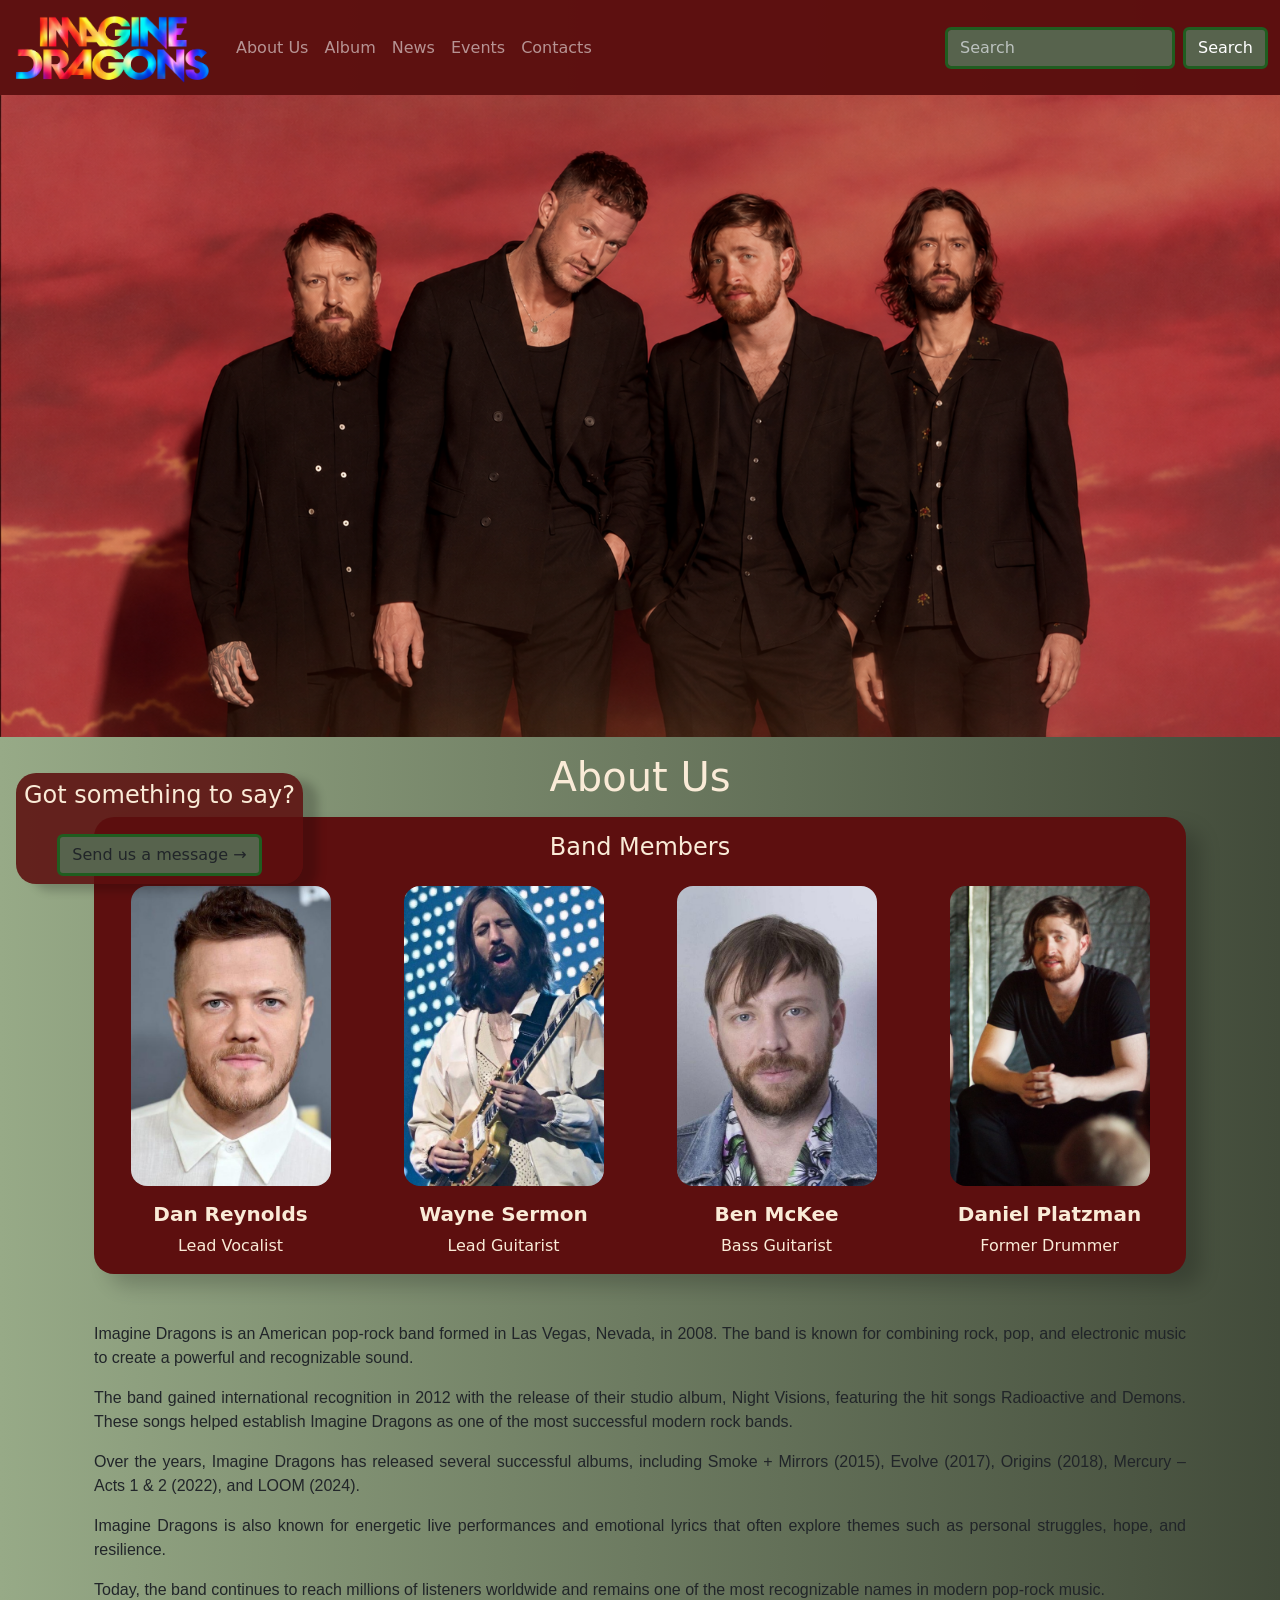
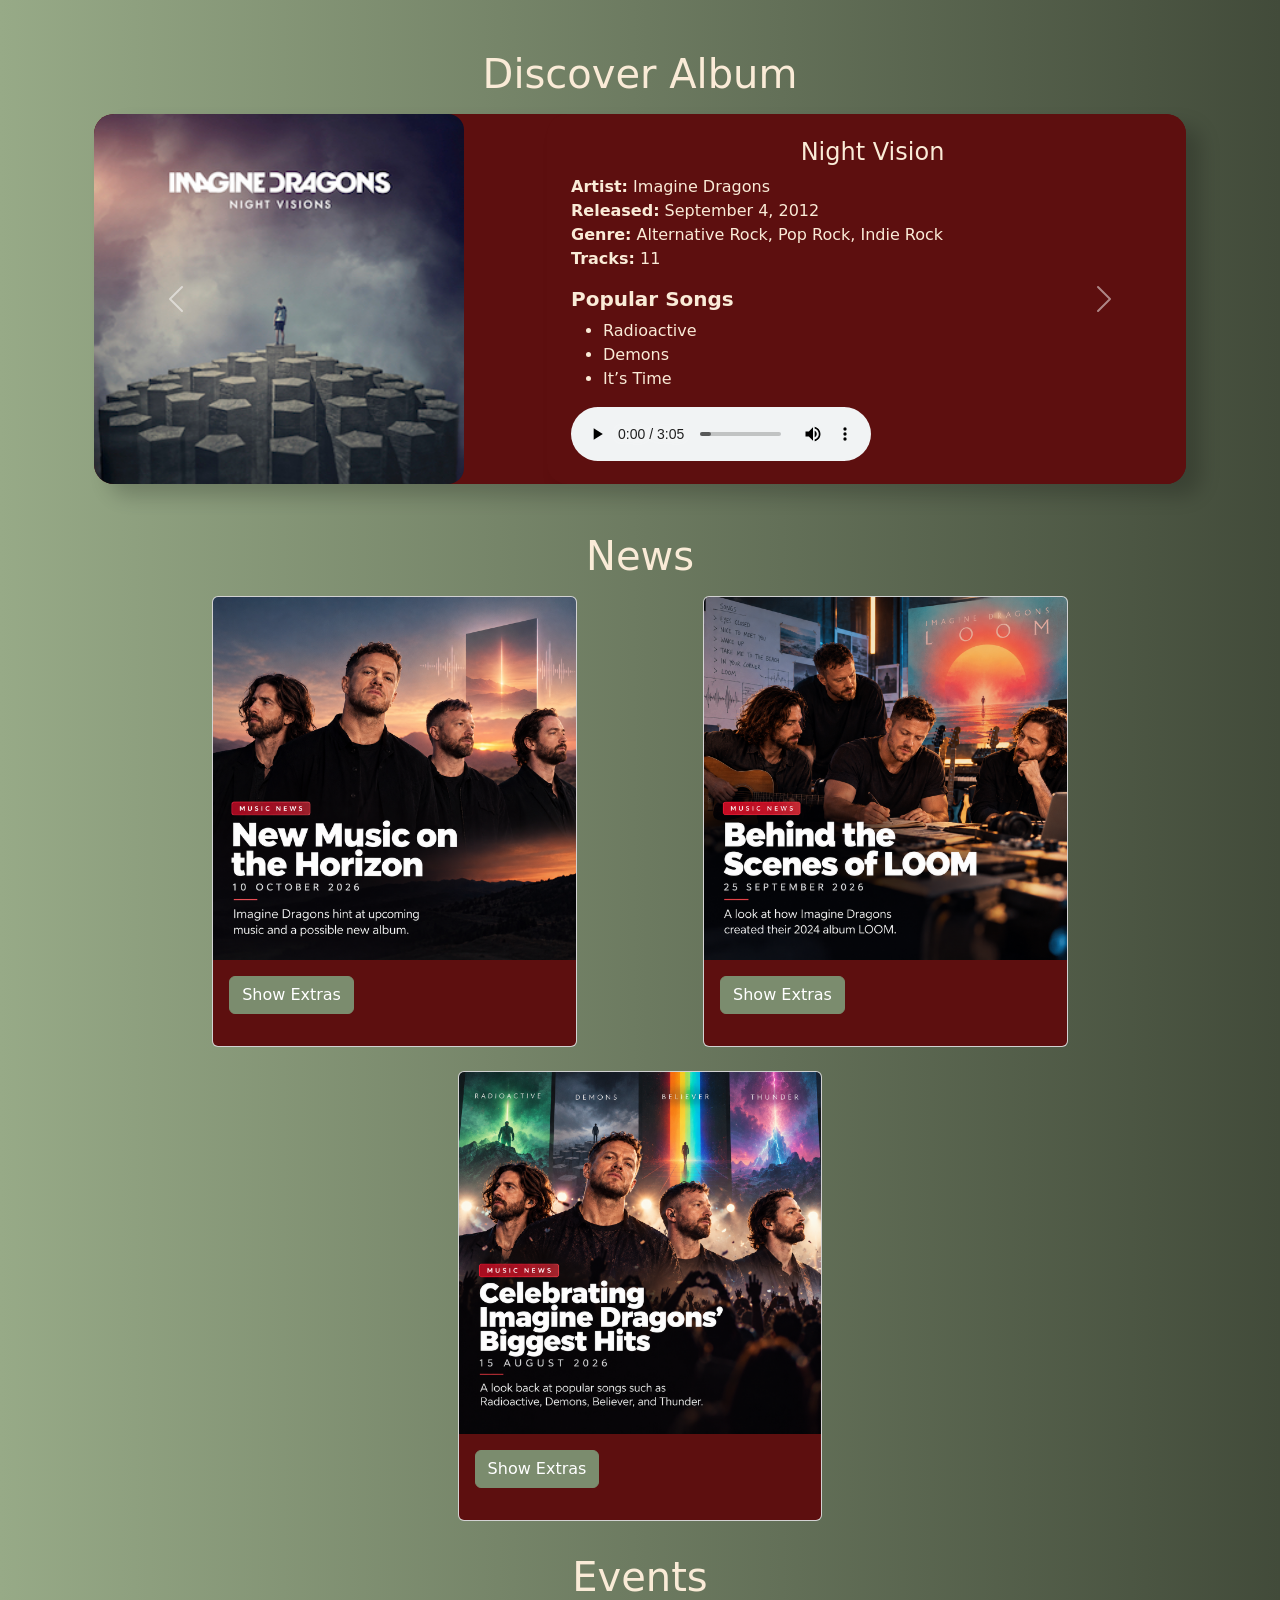
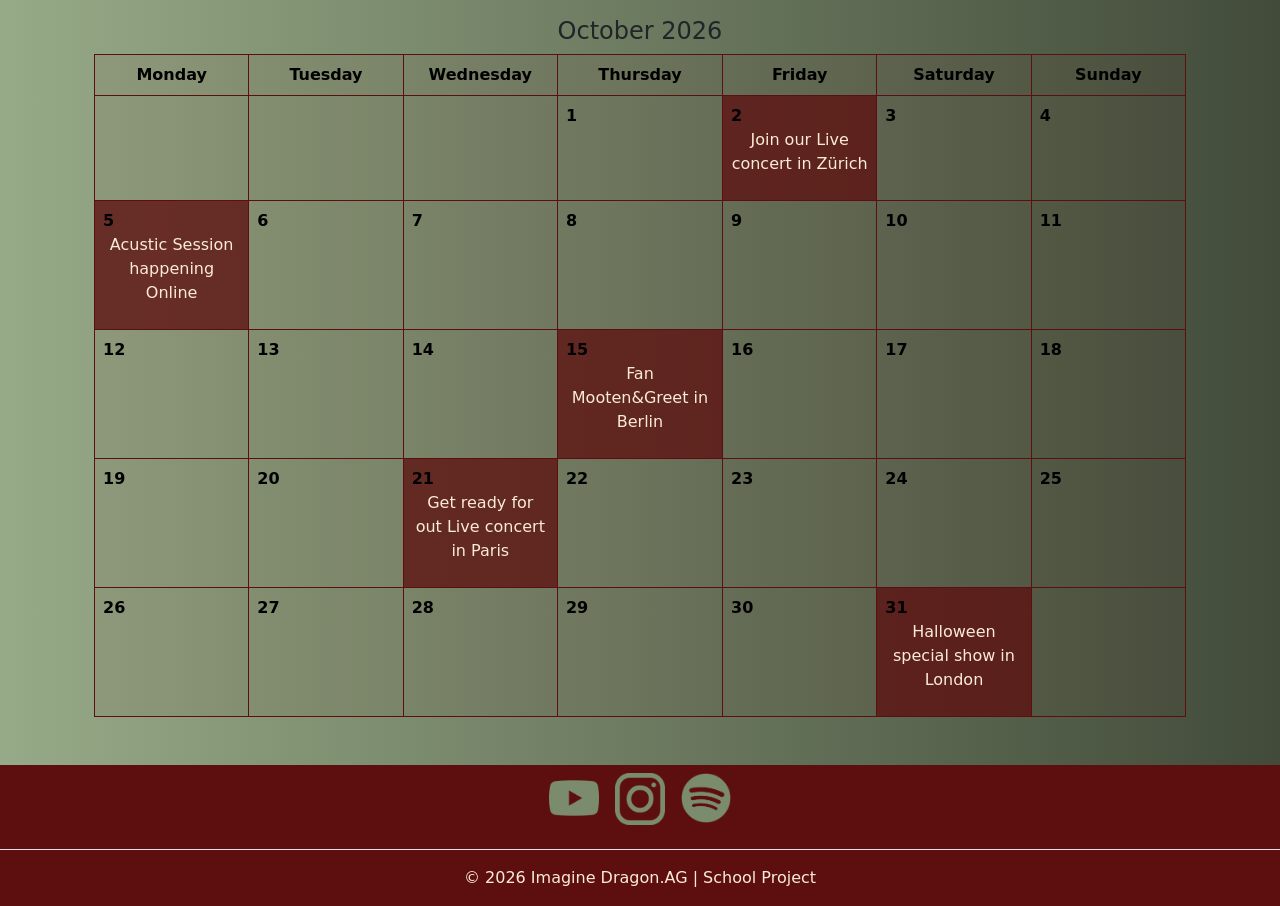
<file: index.html>
<!doctype html>
<html lang="en">

<head>
    <meta charset="utf-8">
    <meta name="viewport" content="width=device-width, initial-scale=1">
    <link rel="icon" type="image/png" href="Images/favicon-32x32.png">
    <title>Imagine Dragons</title>
    <link href="bootstrap_class/css/bootstrap.min.css" rel="stylesheet">
    <link href="band.css" rel="stylesheet">
    <script src="bootstrap_class/js/bootstrap.bundle.min.js" defer></script>

</head>


<body>

    <nav class="navbar navbar-expand-lg navbar-color sticky-top" data-bs-theme="dark">
        <div class="container-fluid">
            <a href="About Us.html"><img src=Images/Logo.png alt="Logo Imangine Dragons" width="200em" class="me-3"></a>
            <button class="navbar-toggler" type="button" data-bs-toggle="collapse" data-bs-target="#navbarColor01"
                aria-controls="navbarColor01" aria-expanded="false" aria-label="Toggle navigation">
                <span class="navbar-toggler-icon"></span>
            </button>
            <div class="collapse navbar-collapse" id="navbarColor01">
                <ul class="navbar-nav me-auto">
                    <li class="nav-item">
                        <a class="nav-link" href="#About_Us">About Us</a>
                    </li>
                    <li class="nav-item">
                        <a class="nav-link" href="#Album">Album</a>
                    </li>
                    <li class="nav-item">
                        <a class="nav-link" href="#News">News</a>
                    </li>
                    <li class="nav-item">
                        <a class="nav-link" href="#Events">Events</a>
                    </li>
                    <li class="nav-item">
                        <a class="nav-link" href="Contact.html">Contacts</a>
                    </li>
                </ul>
                <form class="d-flex">
                    <input class="form-control me-sm-2 Searchbar_Color" type="search " placeholder="Search">
                    <button class="btn btn-secondary my-2 my-sm-0 Searchbutton" type="submit">Search</button>
                </form>
            </div>
        </div>
    </nav>

    <img src=Images/Band.png alt="Band" width="100%">

    <div class="container-lg px-4 mb-0">

        <p>
        <h1 id="About_Us" class="Title" class="container-xl">About Us</h1>
        </p>

        <div class="container text-center Box mb-5">
            <div class="row">
                <p>
                <h4>Band Members</h4>
                </p>
            </div>
            <div class="row">
                <div class="col-12 col-sm-6 col-lg-3">
                    <img src=Images/Dan_Reynolds.jpg alt="Dan_Reynolds" width="200em" class="rounded-4">
                    <p>
                    <h5 class="fw-bold">Dan Reynolds</h5>
                    <p>Lead Vocalist</p>
                    <p>
                </div>
                <div class="col-12 col-sm-6 col-lg-3">
                    <img src=Images/Wayne_Sermon.jpg alt="Wayne_Sermon" width="200em" class="rounded-4">
                    <p>
                    <h5 class="fw-bold">Wayne Sermon</h5>
                    <p>Lead Guitarist</p>
                    </p>
                </div>
                <div class="col-12 col-sm-6 col-lg-3">
                    <img src=Images/Ben_McKee.jpg alt="Ben_McKee" width="200em" class="rounded-4">
                    <p>
                    <h5 class="fw-bold">Ben McKee</h5>
                    <p>Bass Guitarist</p>
                    </p>
                </div>
                <div class="col-12 col-sm-6 col-lg-3">
                    <img src=Images/Daniel_Platzman.jpg alt="Daniel_Platzman" width="200em" class="rounded-4">
                    <p>
                    <h5 class="fw-bold">Daniel Platzman</h5>
                    <p>Former Drummer</p>
                    </p>
                </div>
            </div>
        </div>


        <div class="Biograghy mb-5">
            <p>Imagine Dragons is an American pop-rock band formed in Las Vegas, Nevada, in 2008.
                The band is known for combining rock, pop, and electronic music to create a powerful and
                recognizable
                sound.
            </p>
            <p>The band gained international recognition in 2012 with the release of their studio album, Night
                Visions, featuring the hit songs Radioactive and Demons. These songs helped establish Imagine Dragons as
                one
                of the most successful modern rock bands.
            </p>
            <p>Over the years, Imagine Dragons has released several successful albums, including Smoke + Mirrors
                (2015), Evolve (2017), Origins (2018), Mercury – Acts 1 & 2 (2022), and LOOM (2024).
            </p>
            <p>
                Imagine Dragons is also known for energetic live performances and emotional lyrics that often
                explore themes such as personal struggles, hope, and resilience.
            </p>
            <p>
                Today, the band continues to reach millions of listeners worldwide and remains one of the most
                recognizable names in modern pop-rock music.
            </p>
        </div>


        <p>
        <h1 id="Album" class="Title">Discover Album</h1>
        </p>

        <div id="carouselExample" class="carousel slide mb-5">
            <div class="carousel-inner Box">
                <div class="carousel-item active">
                    <div class="row">
                        <div class="col-12 col-sm-5 mx-auto">
                            <img src=Images/Night_Visions.jpg class="d-block rounded-4" alt="Night_Visions"
                                width="370px">
                        </div>
                        <div class="col-12 col-md-7 pt-4 px-4 Box">
                            <h4>Night Vision</h4>
                            <p>
                                <strong>Artist:</strong> Imagine Dragons<br>
                                <strong>Released:</strong> September 4, 2012<br>
                                <strong>Genre:</strong> Alternative Rock, Pop Rock, Indie Rock<br>
                                <strong>Tracks:</strong> 11
                            </p>
                            <p>
                            <h5><strong>Popular Songs</strong> </h5>
                            <ul>
                                <li>Radioactive</li>
                                <li>Demons</li>
                                <li>It’s Time</li>
                            </ul>
                            </p>
                            <audio controls>
                                <source src="Audio/Radioactive.mp3" type="audio/mpeg">
                                Your browser does not support audio playback.
                            </audio>
                        </div>
                    </div>
                </div>
                <div class="carousel-item">
                    <div class="row">
                        <div class="col-12 col-sm-5 mx-auto">
                            <img src=Images/Evolve.jpg class="d-block rounded-4" alt="Evolve" width="370px">
                        </div>
                        <div class="col-12 col-md-7 pt-4 px-4 Box">
                            <h4>Evolve</h4>
                            <p>
                                <strong>Artist:</strong> Imagine Dragons<br>
                                <strong>Released:</strong> June 23, 2017<br>
                                <strong>Genre:</strong> Pop Rock, Alternative Rock, Electropop<br>
                                <strong>Tracks:</strong> 11
                            </p>
                            <p>
                            <h5><strong>Popular Songs</strong> </h5>
                            <ul>
                                <li>Believer</li>
                                <li>Thunder</li>
                                <li>Whatever It Takes</li>
                            </ul>
                            </p>
                            <audio controls>
                                <source src="Audio/Believer.mp3" type="audio/mpeg">
                                Your browser does not support audio playback.
                            </audio>
                        </div>
                    </div>
                </div>
                <div class="carousel-item">
                    <div class="row">
                        <div class="col-12 col-sm-5 mx-auto">
                            <img src=Images/LOOM.jpg class="d-block rounded-4" alt="LOOM" width="370px">
                        </div>
                        <div class="col-12 col-md-7 pt-4 px-4 Box">
                            <h4>LOOM</h4>
                            <p>
                                <strong>Artist:</strong> Imagine Dragons<br>
                                <strong>Released:</strong> June 28, 2024<br>
                                <strong>Genre:</strong> Pop Rock, Alternative Rock, Electropop<br>
                                <strong>Tracks:</strong> 9
                            </p>
                            <p>
                            <h5><strong>Popular Songs</strong> </h5>
                            <ul>
                                <li>Eyes Closed</li>
                                <li>Wake Up</li>
                                <li>Nice to Meet You</li>
                            </ul>
                            </p>
                            <audio controls>
                                <source src="Audio/Nice to Meet You.mp3" type="audio/mpeg" alt="Nice to meet You">
                                Your browser does not support audio playback.
                            </audio>
                        </div>
                    </div>
                </div>
            </div>
            <button class="carousel-control-prev" type="button" data-bs-target="#carouselExample" data-bs-slide="prev">
                <span class="carousel-control-prev-icon" aria-hidden="true"></span>
                <span class="visually-hidden">Previous</span>
            </button>
            <button class="carousel-control-next" type="button" data-bs-target="#carouselExample" data-bs-slide="next">
                <span class="carousel-control-next-icon" aria-hidden="true"></span>
                <span class="visually-hidden">Next</span>
            </button>
        </div>


        <p>
        <h1 id="News" class="Title">News</h1>
        </p>

        <div class="d-flex flex-wrap gap-2 justify-content-evenly align-items-start">
            <div class="card mb-3" style="width: 22.8rem;">
                <img src="Images/Card1.png" class="card-img-top">
                <div class="card-body Box_Corner">
                    <p>
                        <button class="btn btn-primary Show_more show-more" type="button" data-bs-toggle="collapse"
                            data-bs-target="#News1" aria-expanded="false" aria-controls="collapseExample">
                            Show Extras
                        </button>
                    </p>
                    <div class="collapse" id="News1">
                        <div class="card card-body Box Album_News">
                            <p>Following the success of their 2024 album LOOM, Imagine Dragons may be preparing to
                                explore new musical directions. The band has become known for combining powerful vocals,
                                electronic sounds, and emotional lyrics.
                            </p>
                            <p>
                                Although no official release date has been announced, fans are already discussing what
                                the next album could sound like. Some hope for a return to the energetic rock sound of
                                Night Visions,
                                while others are looking forward to something completely different.
                            </p>
                            <p>
                                For now, listeners will have to wait and see what the band has planned.
                            </p>
                        </div>
                    </div>
                </div>
            </div>

            <div class="card mb-3" style="width: 22.8rem;">
                <img src="Images/Card2.png" class="card-img-top">
                <div class="card-body Box_Corner">
                    <p>
                        <button class="btn btn-primary Show_more show-more" type="button" data-bs-toggle="collapse"
                            data-bs-target="#News2" aria-expanded="false" aria-controls="collapseExample">
                            Show Extras
                        </button>
                    </p>
                    <div class="collapse" id="News2">
                        <div class="card card-body Box Album_News">
                            <p>
                                Released on 28 June 2024, LOOM represents another chapter in Imagine Dragons’ musical
                                journey. The album features nine tracks, including Eyes Closed, Wake Up, and Nice to
                                Meet You.
                            </p>
                            <p>
                                Throughout the album, the band experiments with different sounds, combining elements of
                                pop, rock, and electronic music. The songs had themes about change, relationships, and
                                personal growth.
                            </p>
                        </div>
                    </div>
                </div>
            </div>

            <div class="card mb-3" style="width: 22.8rem;">
                <img src="Images/Card3.png" class="card-img-top">
                <div class="card-body Box_Corner">
                    <p>
                        <button class="btn btn-primary Show_more show-more" type="button" data-bs-toggle="collapse"
                            data-bs-target="#News3" aria-expanded="false" aria-controls="collapseExample">
                            Show Extras
                        </button>
                    </p>
                    <div class="collapse" id="News3">
                        <div class="card card-body Box Album_News">
                            <p>
                                Since their breakthrough in 2012, Imagine Dragons have released numerous songs that have
                                reached audiences around the world.
                            </p>
                            <p>
                                Their first album, Night Visions, featured popular songs like Radioactive and Demons.
                                Later, in 2017, Imagine Dragons released Evolve, which continued their success with
                                major hits such as Believer, Thunder, and Whatever It Takes.
                            </p>
                            <p>
                                These songs helped establish the band’s signature sound, combining strong rhythms,
                                memorable melodies, and emotional lyrics.
                            </p>
                        </div>
                    </div>
                </div>
            </div>

        </div>

        <div class=" table-responsive">
            <p>
            <h1 id="Events" class="Title">Events</h1>
            </p>

            <h4>October 2026</h4>

            <table class="table table-bordered table-layout mb-5">
                <thead>
                    <tr>
                        <th scope="col" class="text-center">Monday</th>
                        <th scope="col" class="text-center">Tuesday</th>
                        <th scope="col" class="text-center">Wednesday</th>
                        <th scope="col" class="text-center">Thursday</th>
                        <th scope="col" class="text-center">Friday</th>
                        <th scope="col" class="text-center">Saturday</th>
                        <th scope="col" class="text-center">Sunday</th>
                    </tr>
                </thead>
                <tbody>
                    <td class="table-height"></td>
                    <td class="table-height"></td>
                    <td class="table-height"></td>
                    <td class="table-height"><strong>1</strong></td>
                    <td class="table-height table-active"><strong>2</strong>
                        <p class="events">Join our Live concert in Zürich</p>
                    </td>
                    <td class="table-height"><strong>3</strong></td>
                    <td class="table-height"><strong>4</strong></td>
                    <tr>
                        <td class="table-height table-active"><strong>5</strong>
                            <p class="events">Acustic Session happening Online</p>
                        </td>
                        <td class="table-height"><strong>6</strong></td>
                        <td class="table-height"><strong>7</strong></td>
                        <td class="table-height"><strong>8</strong></td>
                        <td class="table-height"><strong>9</strong></td>
                        <td class="table-height"><strong>10</strong></td>
                        <td class="table-height"><strong>11</strong></td>
                    </tr>
                    <tr>
                        <td class="table-height"><strong>12</strong></td>
                        <td class="table-height"><strong>13</strong></td>
                        <td class="table-height"><strong>14</strong></td>
                        <td class="table-height table-active"><strong>15</strong>
                            <p class="events">Fan Mooten&Greet in Berlin</p>
                        </td>
                        <td class="table-height"><strong>16</strong></td>
                        <td class="table-height"><strong>17</strong></td>
                        <td class="table-height"><strong>18</strong></td>
                    </tr>
                    <tr>
                        <td class="table-height"><strong>19</strong></td>
                        <td class="table-height"><strong>20</strong></td>
                        <td class="table-height table-active"><strong>21</strong>
                            <p class="events">Get ready for out Live concert in Paris</p>
                        </td>
                        <td class="table-height"><strong>22</strong></td>
                        <td class="table-height"><strong>23</strong></td>
                        <td class="table-height"><strong>24</strong></td>
                        <td class="table-height"><strong>25</strong></td>
                    </tr>
                    <tr>
                        <td class="table-height"><strong>26</strong></td>
                        <td class="table-height"><strong>27</strong></td>
                        <td class="table-height"><strong>28</strong></td>
                        <td class="table-height"><strong>29</strong></td>
                        <td class="table-height"><strong>30</strong></td>
                        <td class="table-height table-active"><strong>31</strong>
                            <p class="events">Halloween special show in London</p>
                        </td>
                        <td class="table-height"></td>
                    </tr>
                </tbody>
            </table>
        </div>
    </div>

    <div class="position-fixed bottom-0 start-0">
        <section class="contact-card text-center p-2 m-3">
            <h4>Got something to say?</h4>
            <a href="Contact.html" class="btn send-button mt-3">
                Send us a message →
            </a>
        </section>
    </div>

    <footer class="Footer">
        <div class="content-anchor">
            <ul class="nav justify-content-center border-bottom pb-3 mb-3">
                <li class="nav-item">
                    <a href="https://www.youtube.com/playlist?list=PLMp5rDgAZPCi51aybeg5YZwvTPbBDT3a8"
                        class="nav-link px-2 text-white"><img src="Images/YT.png" width=50px></a>
                </li>
                <li class="nav-item">
                    <a href="https://www.instagram.com/imaginedragons/" class="nav-link px-2 text-white"><img
                            src="Images/IG.png" width=50px></a>
                </li>
                <li class="nav-item">
                    <a href="https://open.spotify.com/artist/53XhwfbYqKCa1cC15pYq2q"
                        class="nav-link px-2 text-white"><img src="Images/Spotify.png" width=50px></a>
            </ul>
        </div>
        <p class="text-center">© 2026 Imagine Dragon.AG | School Project</p>
    </footer>

</body>


</html>
</file>
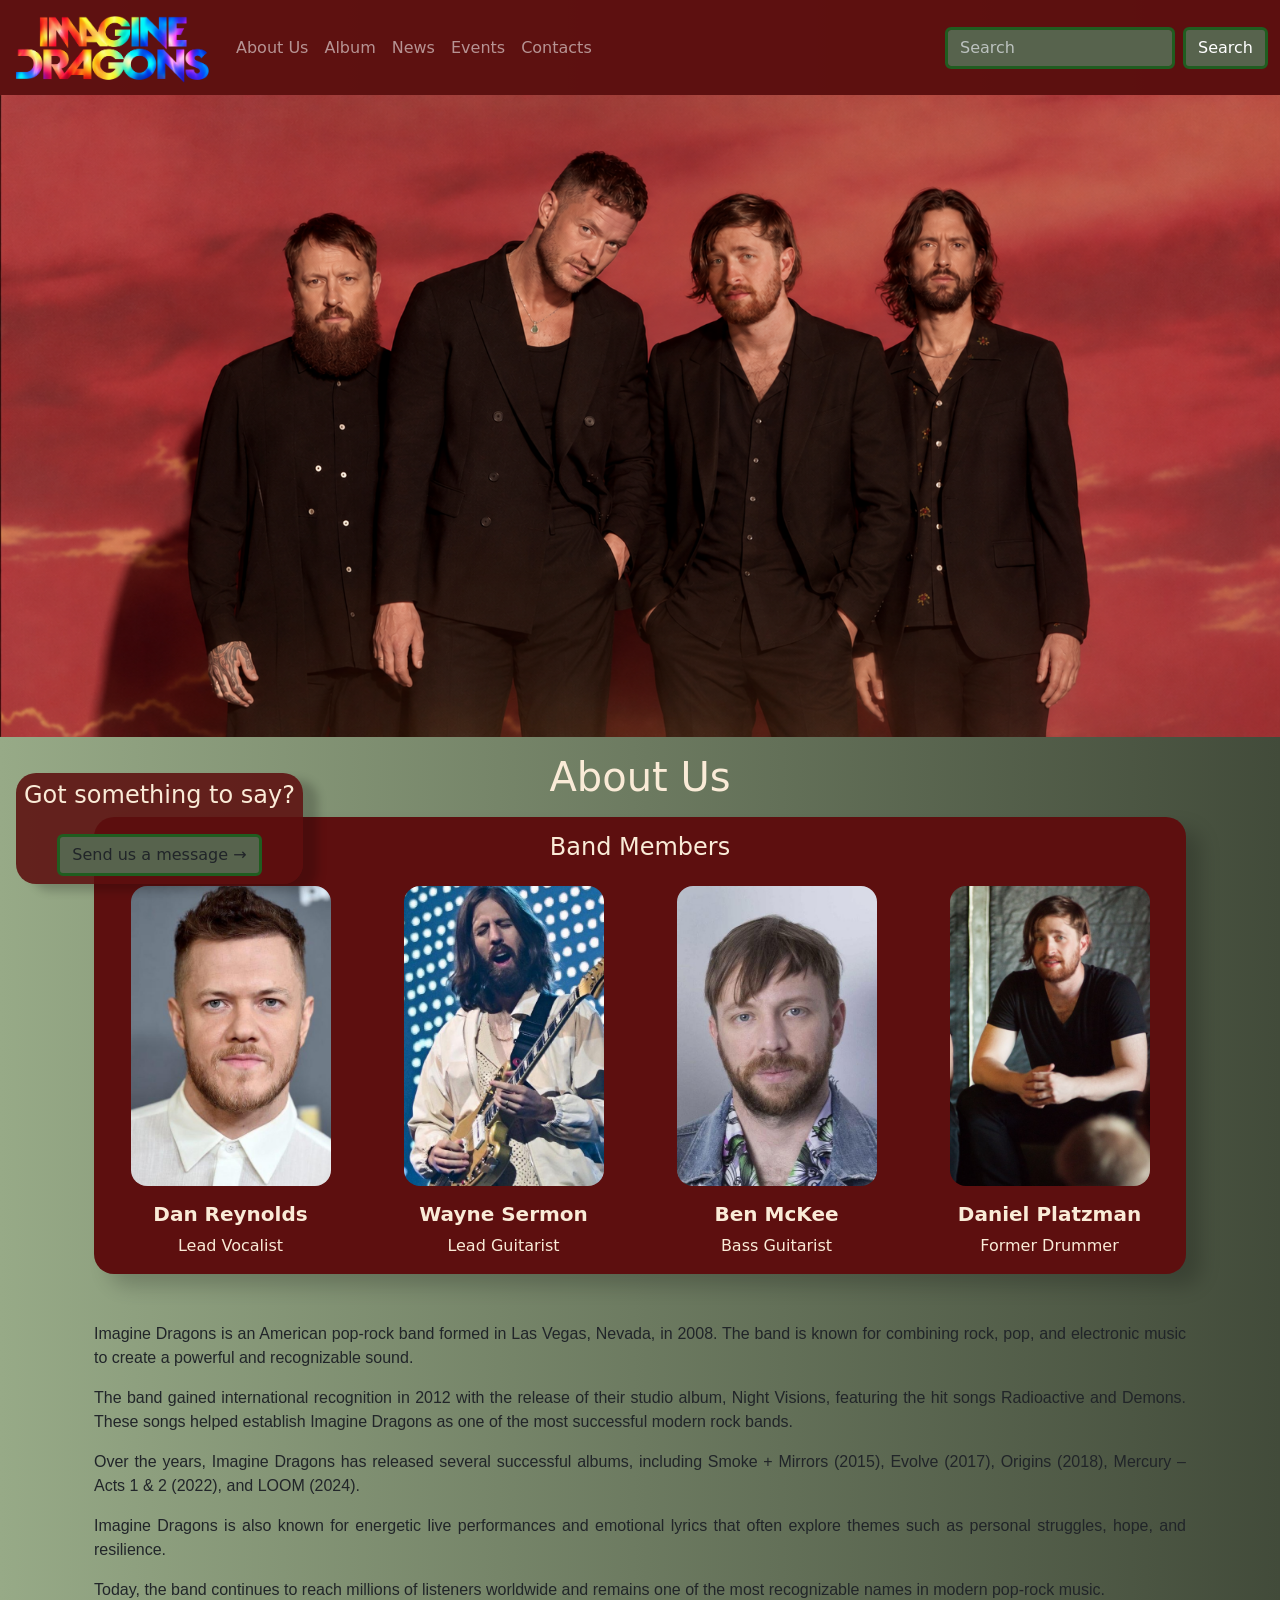
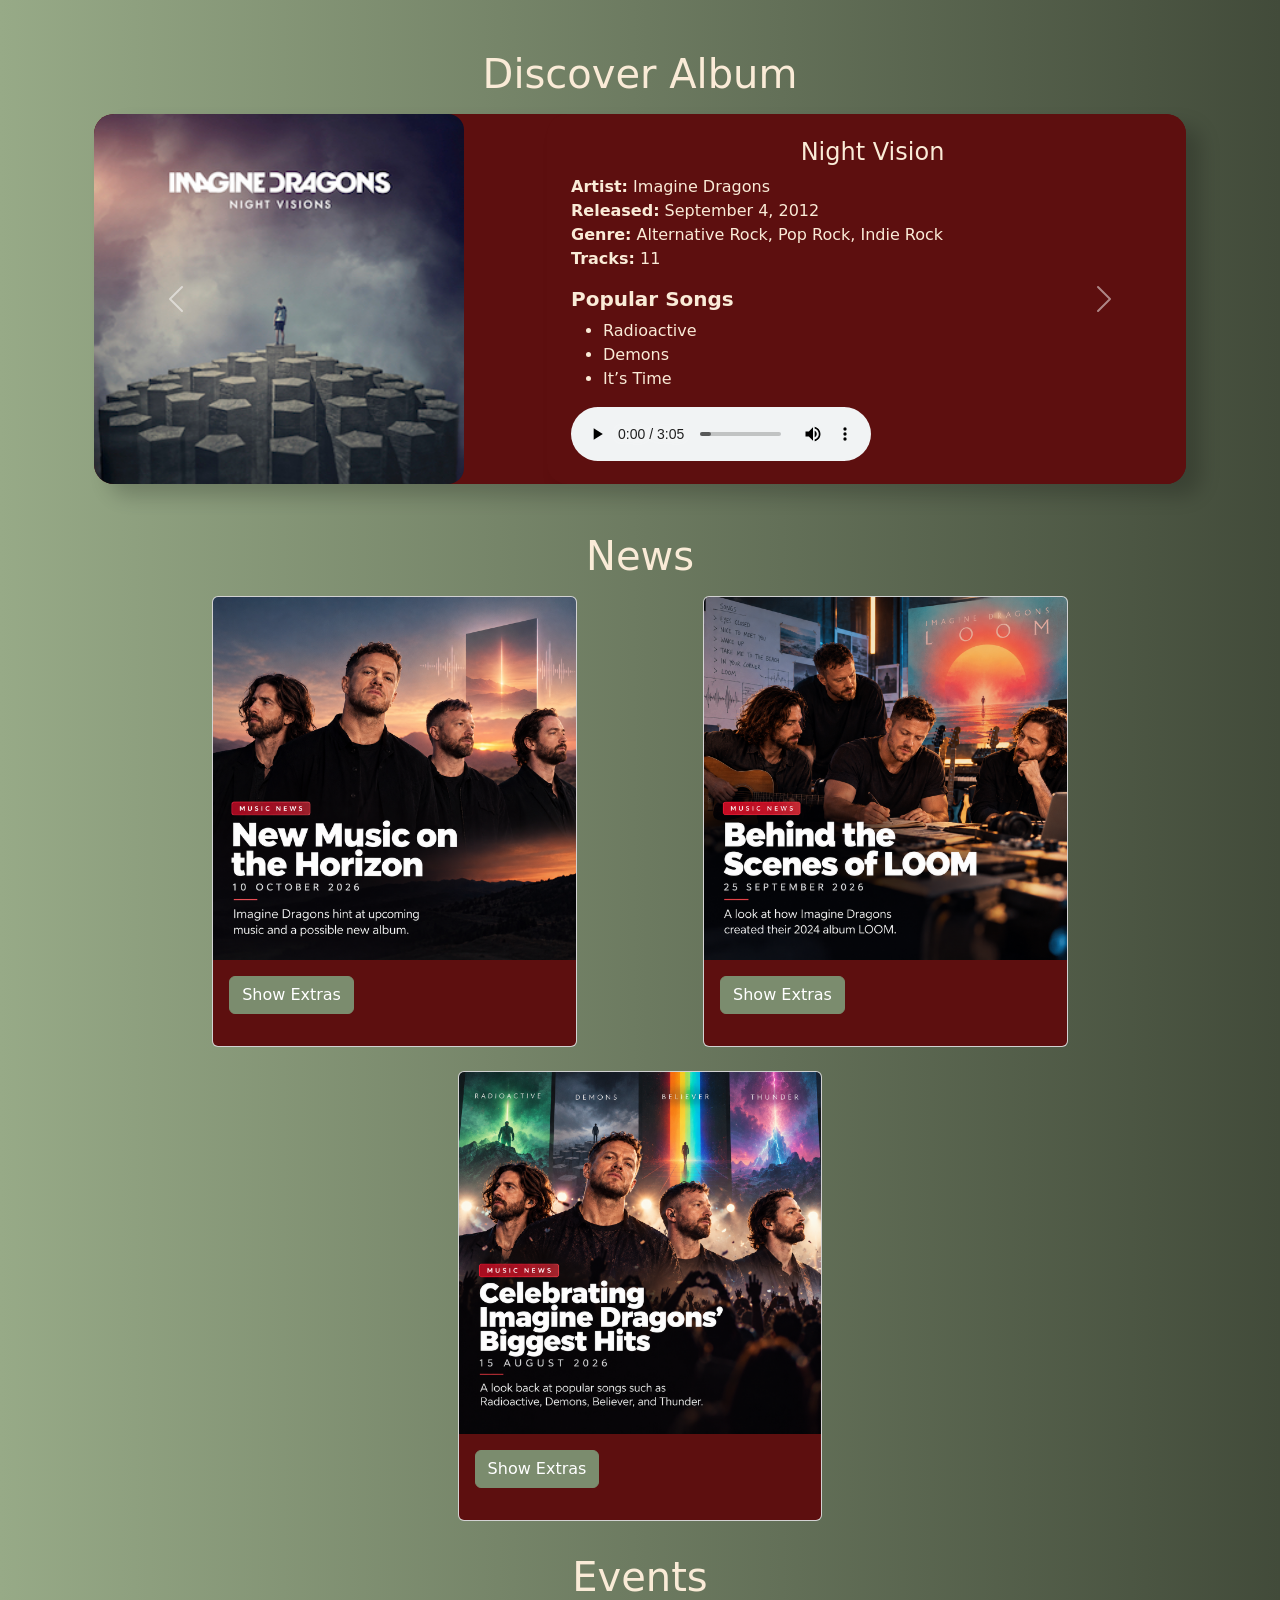
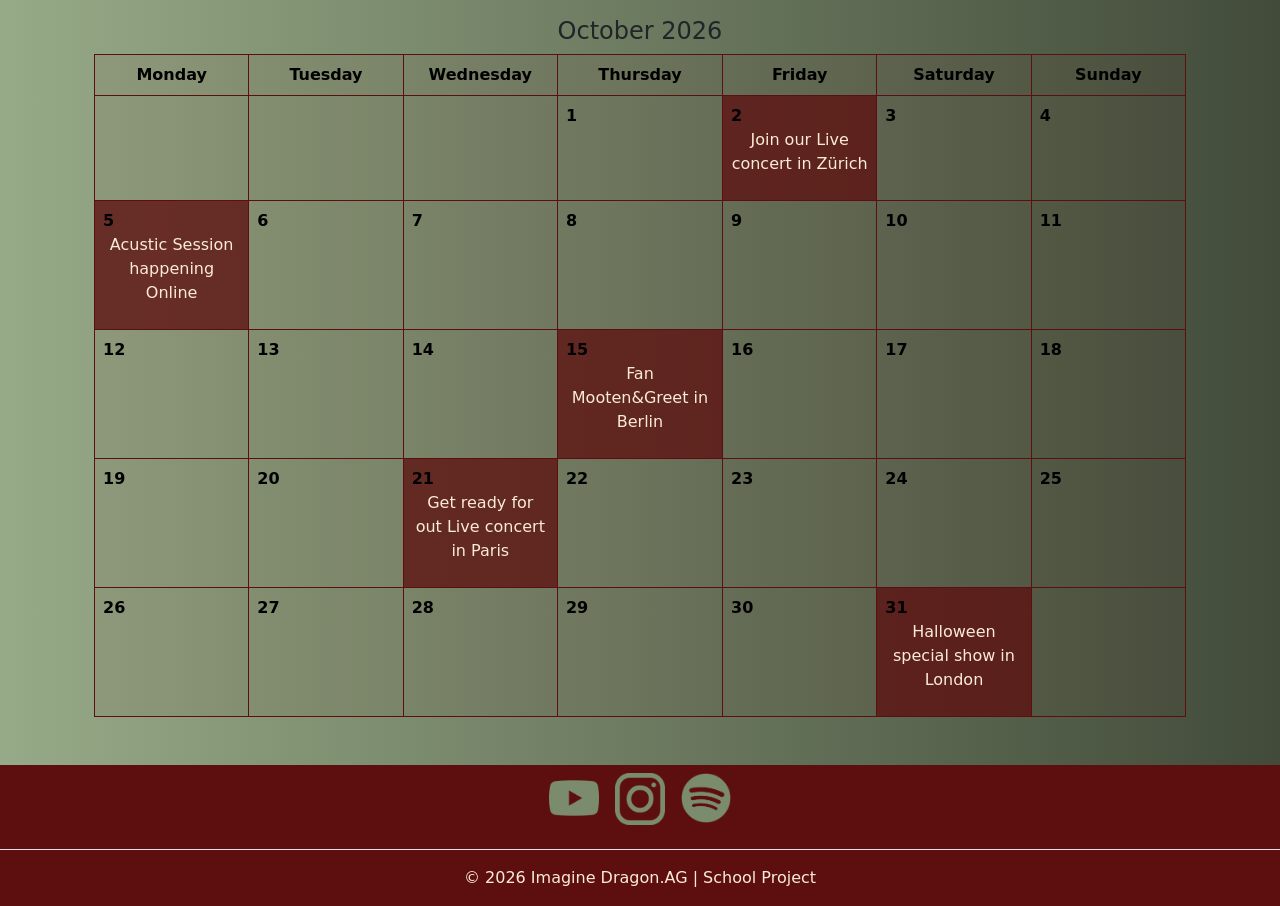
<file: About Us.html>
<!doctype html>
<html lang="en">

<head>
    <meta charset="utf-8">
    <meta name="viewport" content="width=device-width, initial-scale=1">
    <link rel="icon" type="image/png" href="Images/favicon-32x32.png">
    <title>Imagine Dragons</title>
    <link href="bootstrap_class/css/bootstrap.min.css" rel="stylesheet">
    <link href="band.css" rel="stylesheet">
    <script src="bootstrap_class/js/bootstrap.bundle.min.js" defer></script>

</head>


<body>

    <nav class="navbar navbar-expand-lg navbar-color sticky-top" data-bs-theme="dark">
        <div class="container-fluid">
            <a href="About Us.html"><img src=Images/Logo.png alt="Logo Imangine Dragons" width="200em" class="me-3"></a>
            <button class="navbar-toggler" type="button" data-bs-toggle="collapse" data-bs-target="#navbarColor01"
                aria-controls="navbarColor01" aria-expanded="false" aria-label="Toggle navigation">
                <span class="navbar-toggler-icon"></span>
            </button>
            <div class="collapse navbar-collapse" id="navbarColor01">
                <ul class="navbar-nav me-auto">
                    <li class="nav-item">
                        <a class="nav-link" href="#About_Us">About Us</a>
                    </li>
                    <li class="nav-item">
                        <a class="nav-link" href="#Album">Album</a>
                    </li>
                    <li class="nav-item">
                        <a class="nav-link" href="#News">News</a>
                    </li>
                    <li class="nav-item">
                        <a class="nav-link" href="#Events">Events</a>
                    </li>
                    <li class="nav-item">
                        <a class="nav-link" href="Contact.html">Contacts</a>
                    </li>
                </ul>
                <form class="d-flex">
                    <input class="form-control me-sm-2 Searchbar_Color" type="search " placeholder="Search">
                    <button class="btn btn-secondary my-2 my-sm-0 Searchbutton" type="submit">Search</button>
                </form>
            </div>
        </div>
    </nav>

    <img src=Images/Band.png alt="Band" width="100%">

    <div class="container-lg px-4 mb-0">

        <p>
        <h1 id="About_Us" class="Title" class="container-xl">About Us</h1>
        </p>

        <div class="container text-center Box mb-5">
            <div class="row">
                <p>
                <h4>Band Members</h4>
                </p>
            </div>
            <div class="row">
                <div class="col-12 col-sm-6 col-lg-3">
                    <img src=Images/Dan_Reynolds.jpg alt="Dan_Reynolds" width="200em" class="rounded-4">
                    <p>
                    <h5 class="fw-bold">Dan Reynolds</h5>
                    <p>Lead Vocalist</p>
                    <p>
                </div>
                <div class="col-12 col-sm-6 col-lg-3">
                    <img src=Images/Wayne_Sermon.jpg alt="Wayne_Sermon" width="200em" class="rounded-4">
                    <p>
                    <h5 class="fw-bold">Wayne Sermon</h5>
                    <p>Lead Guitarist</p>
                    </p>
                </div>
                <div class="col-12 col-sm-6 col-lg-3">
                    <img src=Images/Ben_McKee.jpg alt="Ben_McKee" width="200em" class="rounded-4">
                    <p>
                    <h5 class="fw-bold">Ben McKee</h5>
                    <p>Bass Guitarist</p>
                    </p>
                </div>
                <div class="col-12 col-sm-6 col-lg-3">
                    <img src=Images/Daniel_Platzman.jpg alt="Daniel_Platzman" width="200em" class="rounded-4">
                    <p>
                    <h5 class="fw-bold">Daniel Platzman</h5>
                    <p>Former Drummer</p>
                    </p>
                </div>
            </div>
        </div>


        <div class="Biograghy mb-5">
            <p>Imagine Dragons is an American pop-rock band formed in Las Vegas, Nevada, in 2008.
                The band is known for combining rock, pop, and electronic music to create a powerful and
                recognizable
                sound.
            </p>
            <p>The band gained international recognition in 2012 with the release of their studio album, Night
                Visions, featuring the hit songs Radioactive and Demons. These songs helped establish Imagine Dragons as
                one
                of the most successful modern rock bands.
            </p>
            <p>Over the years, Imagine Dragons has released several successful albums, including Smoke + Mirrors
                (2015), Evolve (2017), Origins (2018), Mercury – Acts 1 & 2 (2022), and LOOM (2024).
            </p>
            <p>
                Imagine Dragons is also known for energetic live performances and emotional lyrics that often
                explore themes such as personal struggles, hope, and resilience.
            </p>
            <p>
                Today, the band continues to reach millions of listeners worldwide and remains one of the most
                recognizable names in modern pop-rock music.
            </p>
        </div>


        <p>
        <h1 id="Album" class="Title">Discover Album</h1>
        </p>

        <div id="carouselExample" class="carousel slide mb-5">
            <div class="carousel-inner Box">
                <div class="carousel-item active">
                    <div class="row">
                        <div class="col-12 col-sm-5 mx-auto">
                            <img src=Images/Night_Visions.jpg class="d-block rounded-4" alt="Night_Visions"
                                width="370px">
                        </div>
                        <div class="col-12 col-md-7 pt-4 px-4 Box">
                            <h4>Night Vision</h4>
                            <p>
                                <strong>Artist:</strong> Imagine Dragons<br>
                                <strong>Released:</strong> September 4, 2012<br>
                                <strong>Genre:</strong> Alternative Rock, Pop Rock, Indie Rock<br>
                                <strong>Tracks:</strong> 11
                            </p>
                            <p>
                            <h5><strong>Popular Songs</strong> </h5>
                            <ul>
                                <li>Radioactive</li>
                                <li>Demons</li>
                                <li>It’s Time</li>
                            </ul>
                            </p>
                            <audio controls>
                                <source src="Audio/Radioactive.mp3" type="audio/mpeg">
                                Your browser does not support audio playback.
                            </audio>
                        </div>
                    </div>
                </div>
                <div class="carousel-item">
                    <div class="row">
                        <div class="col-12 col-sm-5 mx-auto">
                            <img src=Images/Evolve.jpg class="d-block rounded-4" alt="Evolve" width="370px">
                        </div>
                        <div class="col-12 col-md-7 pt-4 px-4 Box">
                            <h4>Evolve</h4>
                            <p>
                                <strong>Artist:</strong> Imagine Dragons<br>
                                <strong>Released:</strong> June 23, 2017<br>
                                <strong>Genre:</strong> Pop Rock, Alternative Rock, Electropop<br>
                                <strong>Tracks:</strong> 11
                            </p>
                            <p>
                            <h5><strong>Popular Songs</strong> </h5>
                            <ul>
                                <li>Believer</li>
                                <li>Thunder</li>
                                <li>Whatever It Takes</li>
                            </ul>
                            </p>
                            <audio controls>
                                <source src="Audio/Believer.mp3" type="audio/mpeg">
                                Your browser does not support audio playback.
                            </audio>
                        </div>
                    </div>
                </div>
                <div class="carousel-item">
                    <div class="row">
                        <div class="col-12 col-sm-5 mx-auto">
                            <img src=Images/LOOM.jpg class="d-block rounded-4" alt="LOOM" width="370px">
                        </div>
                        <div class="col-12 col-md-7 pt-4 px-4 Box">
                            <h4>LOOM</h4>
                            <p>
                                <strong>Artist:</strong> Imagine Dragons<br>
                                <strong>Released:</strong> June 28, 2024<br>
                                <strong>Genre:</strong> Pop Rock, Alternative Rock, Electropop<br>
                                <strong>Tracks:</strong> 9
                            </p>
                            <p>
                            <h5><strong>Popular Songs</strong> </h5>
                            <ul>
                                <li>Eyes Closed</li>
                                <li>Wake Up</li>
                                <li>Nice to Meet You</li>
                            </ul>
                            </p>
                            <audio controls>
                                <source src="Audio/Nice to Meet You.mp3" type="audio/mpeg">
                                Your browser does not support audio playback.
                            </audio>
                        </div>
                    </div>
                </div>
            </div>
            <button class="carousel-control-prev" type="button" data-bs-target="#carouselExample" data-bs-slide="prev">
                <span class="carousel-control-prev-icon" aria-hidden="true"></span>
                <span class="visually-hidden">Previous</span>
            </button>
            <button class="carousel-control-next" type="button" data-bs-target="#carouselExample" data-bs-slide="next">
                <span class="carousel-control-next-icon" aria-hidden="true"></span>
                <span class="visually-hidden">Next</span>
            </button>
        </div>


        <p>
        <h1 id="News" class="Title">News</h1>
        </p>

        <div class="d-flex flex-wrap gap-2 justify-content-evenly align-items-start">
            <div class="card mb-3" style="width: 22.8rem;">
                <img src="Images/Card1.png" class="card-img-top">
                <div class="card-body Box_Corner">
                    <p>
                        <button class="btn btn-primary Show_more show-more" type="button" data-bs-toggle="collapse"
                            data-bs-target="#News1" aria-expanded="false" aria-controls="collapseExample">
                            Show Extras
                        </button>
                    </p>
                    <div class="collapse" id="News1">
                        <div class="card card-body Box Album_News">
                            <p>Following the success of their 2024 album LOOM, Imagine Dragons may be preparing to
                                explore new musical directions. The band has become known for combining powerful vocals,
                                electronic sounds, and emotional lyrics.
                            </p>
                            <p>
                                Although no official release date has been announced, fans are already discussing what
                                the next album could sound like. Some hope for a return to the energetic rock sound of
                                Night Visions,
                                while others are looking forward to something completely different.
                            </p>
                            <p>
                                For now, listeners will have to wait and see what the band has planned.
                            </p>
                        </div>
                    </div>
                </div>
            </div>

            <div class="card mb-3" style="width: 22.8rem;">
                <img src="Images/Card2.png" class="card-img-top">
                <div class="card-body Box_Corner">
                    <p>
                        <button class="btn btn-primary Show_more show-more" type="button" data-bs-toggle="collapse"
                            data-bs-target="#News2" aria-expanded="false" aria-controls="collapseExample">
                            Show Extras
                        </button>
                    </p>
                    <div class="collapse" id="News2">
                        <div class="card card-body Box Album_News">
                            <p>
                                Released on 28 June 2024, LOOM represents another chapter in Imagine Dragons’ musical
                                journey. The album features nine tracks, including Eyes Closed, Wake Up, and Nice to
                                Meet You.
                            </p>
                            <p>
                                Throughout the album, the band experiments with different sounds, combining elements of
                                pop, rock, and electronic music. The songs had themes about change, relationships, and
                                personal growth.
                            </p>
                        </div>
                    </div>
                </div>
            </div>

            <div class="card mb-3" style="width: 22.8rem;">
                <img src="Images/Card3.png" class="card-img-top">
                <div class="card-body Box_Corner">
                    <p>
                        <button class="btn btn-primary Show_more show-more" type="button" data-bs-toggle="collapse"
                            data-bs-target="#News3" aria-expanded="false" aria-controls="collapseExample">
                            Show Extras
                        </button>
                    </p>
                    <div class="collapse" id="News3">
                        <div class="card card-body Box Album_News">
                            <p>
                                Since their breakthrough in 2012, Imagine Dragons have released numerous songs that have
                                reached audiences around the world.
                            </p>
                            <p>
                                Their first album, Night Visions, featured popular songs like Radioactive and Demons.
                                Later, in 2017, Imagine Dragons released Evolve, which continued their success with
                                major hits such as Believer, Thunder, and Whatever It Takes.
                            </p>
                            <p>
                                These songs helped establish the band’s signature sound, combining strong rhythms,
                                memorable melodies, and emotional lyrics.
                            </p>
                        </div>
                    </div>
                </div>
            </div>

        </div>

        <div class=" table-responsive">
            <p>
            <h1 id="Events" class="Title">Events</h1>
            </p>

            <h4>October 2026</h4>

            <table class="table table-bordered table-layout mb-5">
                <thead>
                    <tr>
                        <th scope="col" class="text-center">Monday</th>
                        <th scope="col" class="text-center">Tuesday</th>
                        <th scope="col" class="text-center">Wednesday</th>
                        <th scope="col" class="text-center">Thursday</th>
                        <th scope="col" class="text-center">Friday</th>
                        <th scope="col" class="text-center">Saturday</th>
                        <th scope="col" class="text-center">Sunday</th>
                    </tr>
                </thead>
                <tbody>
                    <td class="table-height"></td>
                    <td class="table-height"></td>
                    <td class="table-height"></td>
                    <td class="table-height"><strong>1</strong></td>
                    <td class="table-height table-active"><strong>2</strong>
                        <p class="events">Join our Live concert in Zürich</p>
                    </td>
                    <td class="table-height"><strong>3</strong></td>
                    <td class="table-height"><strong>4</strong></td>
                    <tr>
                        <td class="table-height table-active"><strong>5</strong>
                            <p class="events">Acustic Session happening Online</p>
                        </td>
                        <td class="table-height"><strong>6</strong></td>
                        <td class="table-height"><strong>7</strong></td>
                        <td class="table-height"><strong>8</strong></td>
                        <td class="table-height"><strong>9</strong></td>
                        <td class="table-height"><strong>10</strong></td>
                        <td class="table-height"><strong>11</strong></td>
                    </tr>
                    <tr>
                        <td class="table-height"><strong>12</strong></td>
                        <td class="table-height"><strong>13</strong></td>
                        <td class="table-height"><strong>14</strong></td>
                        <td class="table-height table-active"><strong>15</strong>
                            <p class="events">Fan Mooten&Greet in Berlin</p>
                        </td>
                        <td class="table-height"><strong>16</strong></td>
                        <td class="table-height"><strong>17</strong></td>
                        <td class="table-height"><strong>18</strong></td>
                    </tr>
                    <tr>
                        <td class="table-height"><strong>19</strong></td>
                        <td class="table-height"><strong>20</strong></td>
                        <td class="table-height table-active"><strong>21</strong>
                            <p class="events">Get ready for out Live concert in Paris</p>
                        </td>
                        <td class="table-height"><strong>22</strong></td>
                        <td class="table-height"><strong>23</strong></td>
                        <td class="table-height"><strong>24</strong></td>
                        <td class="table-height"><strong>25</strong></td>
                    </tr>
                    <tr>
                        <td class="table-height"><strong>26</strong></td>
                        <td class="table-height"><strong>27</strong></td>
                        <td class="table-height"><strong>28</strong></td>
                        <td class="table-height"><strong>29</strong></td>
                        <td class="table-height"><strong>30</strong></td>
                        <td class="table-height table-active"><strong>31</strong>
                            <p class="events">Halloween special show in London</p>
                        </td>
                        <td class="table-height"></td>
                    </tr>
                </tbody>
            </table>
        </div>
    </div>

    <div class="position-fixed bottom-0 start-0">
        <section class="contact-card text-center p-2 m-3">
            <h4>Got something to say?</h4>
            <a href="Contact.html" class="btn send-button mt-3">
                Send us a message →
            </a>
        </section>
    </div>

    <footer class="Footer">
        <div class="content-anchor">
            <ul class="nav justify-content-center border-bottom pb-3 mb-3">
                <li class="nav-item">
                    <a href="https://www.youtube.com/playlist?list=PLMp5rDgAZPCi51aybeg5YZwvTPbBDT3a8"
                        class="nav-link px-2 text-white"><img src="Images/YT.png" width=50px></a>
                </li>
                <li class="nav-item">
                    <a href="https://www.instagram.com/imaginedragons/" class="nav-link px-2 text-white"><img
                            src="Images/IG.png" width=50px></a>
                </li>
                <li class="nav-item">
                    <a href="https://open.spotify.com/artist/53XhwfbYqKCa1cC15pYq2q"
                        class="nav-link px-2 text-white"><img src="Images/Spotify.png" width=50px></a>
            </ul>
        </div>
        <p class="text-center">© 2026 Imagine Dragon.AG | School Project</p>
    </footer>

</body>


</html>
</file>
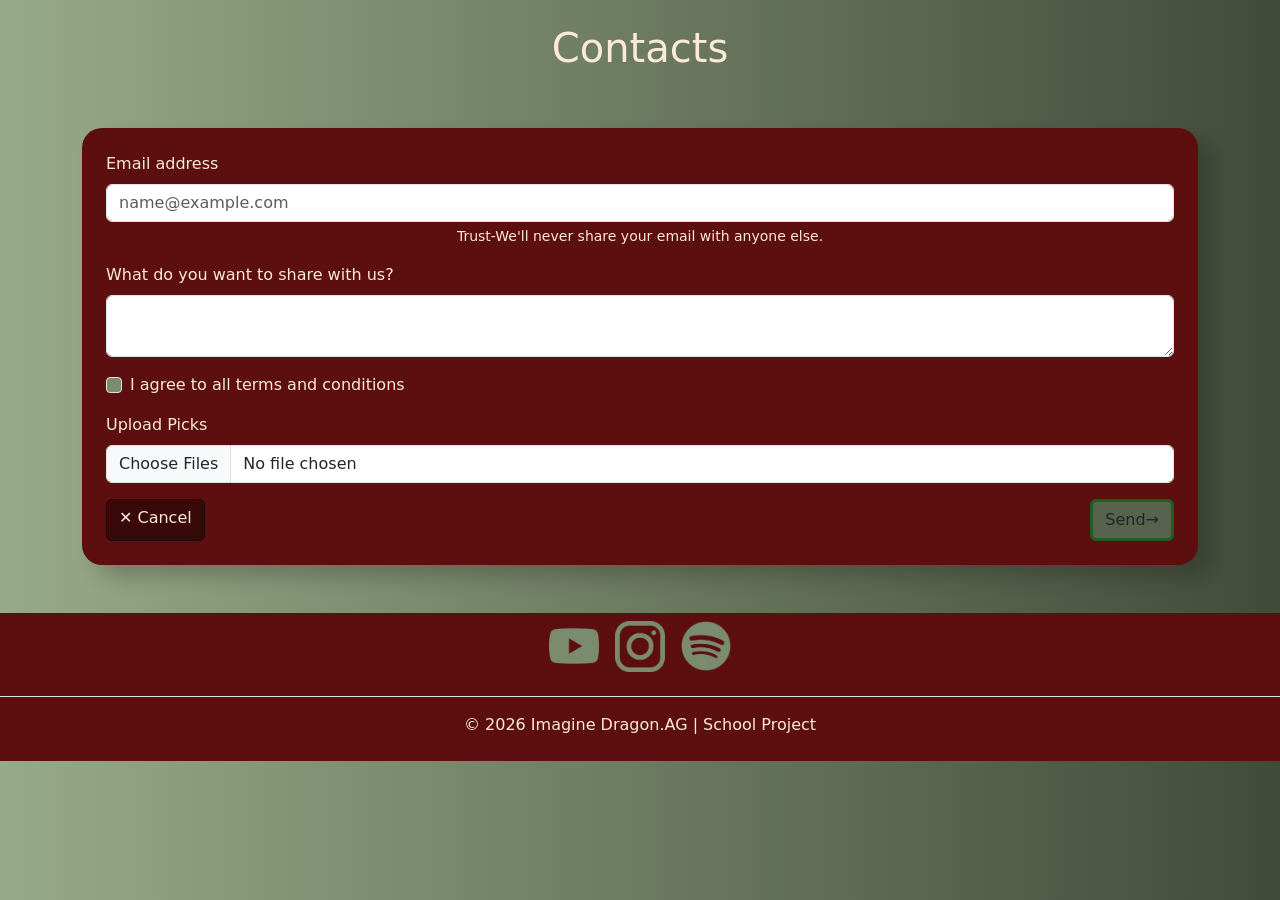
<file: Contact.html>
<!doctype html>
<html lang="en">

<head>
    <meta charset="utf-8">
    <meta name="viewport" content="width=device-width, initial-scale=1">
    <link rel="icon" type="image/png" href="Images/favicon-32x32.png">
    <title>Imagine Dragons-Contact</title>
    <link href="bootstrap_class/css/bootstrap.min.css" rel="stylesheet">
    <link href="band.css" rel="stylesheet">
    <script src="bootstrap_class/js/bootstrap.bundle.min.js" defer></script>
</head>




<body>

    <h1 class="Title pt-4">Contacts</h1>

    <div class="container-lg pb-5">
        <form class="Box container-lg px-4 mt-5 py-4">
            <div class="mb-3">
                <label for="exampleInputEmail1" class="form-label">Email address</label>
                <input type="email" placeholder="name@example.com" required class="form-control" id="exampleInputEmail1"
                    aria-describedby="emailHelp">
                <div id="emailHelp" class="form-text Title">Trust-We'll never share your email with anyone else.</div>
            </div>
            <div class="mb-3">
                <label for="exampleInputPassword1" class="form-label">What do you want to share with us?</label>
                <textarea type="email" class="form-control" id="message rows=5"
                    aria-describedby="emailHelp"> </textarea>
            </div>
            <div class="mb-3 form-check">
                <input type="checkbox" required class="form-check-input checkbox" id="exampleCheck1">
                <label class="form-check-label" for="exampleCheck1">I agree to all terms and conditions</label>
            </div>

            <div class="mb-3">
                <label for="formFileMultiple" class="form-label">Upload Picks</label>
                <input class="form-control" type="file" id="formFileMultiple" multiple>
            </div>

            <div class="d-flex justify-content-between">
                <a href="index.html" type="reset" class="btn cancel-button">✕ Cancel</a>
                <button type="submit" class="btn send-button">Send→</button>
            </div>
        </form>
    </div>

    <footer class="Footer pb-2">
        <div class="content-anchor">
            <ul class="nav justify-content-center border-bottom pb-3 mb-3">
                <li class="nav-item">
                    <a href="https://www.youtube.com/playlist?list=PLMp5rDgAZPCi51aybeg5YZwvTPbBDT3a8"
                        class="nav-link px-2 text-white"><img src="Images/YT.png" width=50px></a>
                </li>
                <li class="nav-item">
                    <a href="https://www.instagram.com/imaginedragons/" class="nav-link px-2 text-white"><img
                            src="Images/IG.png" width=50px></a>
                </li>
                <li class="nav-item">
                    <a href="https://open.spotify.com/artist/53XhwfbYqKCa1cC15pYq2q"
                        class="nav-link px-2 text-white"><img src="Images/Spotify.png" width=50px></a>
            </ul>
        </div>
        <p class="text-center">© 2026 Imagine Dragon.AG | School Project</p>
    </footer>

</body>



</html>
</file>
<file: band.css>
.navbar-color {
    background-color: rgba(93, 15, 15, 0.98);
}


body {
    background: linear-gradient(
        to right,
        rgba(151, 170, 135),
        rgb(66, 75, 58)
    );
    min-height: 40em;
    display: flex;
    flex-direction: column;
}

.Title {
    text-align: center;
    color: antiquewhite;
}

.Searchbar_Color,
.Searchbutton,
.send-button{
    border-width: 3px;
    border-color: rgb(32, 93, 32);
    background-color: rgb(87, 99, 77);
}


.Searchbutton:hover,
.send-button:hover,
.show-more:hover{
    background-color: rgb(32, 93, 32);
}

.cancel-button {
    background-color:  rgb(57, 9, 9);
    border-color:  rgb(31, 5, 5);
    color: antiquewhite;
}

.cancel-button:hover{
    background-color:  rgb(31, 5, 5);
}

.checkbox{
   background-color: rgb(123, 140, 110); 
}

h4 {
    text-align: center;
}

.Biograghy {
    text-align: justify;
    font-family: 'Montserrat', sans-serif;
}

.Box {
    background-color: rgb(93, 15, 15);
    border-radius: 20px;
    color: antiquewhite;
    box-shadow: 15px 12px 20px rgba(0, 0, 0, 0.2);
}

.Box_Corner {
    background-color: rgb(93, 15, 15);
    border-radius: 0 0 5px 5px;
    color: antiquewhite;
}

.Show_more {
    background-color: rgb(123, 140, 110);
    border-color: rgb(123, 140, 110);
}

.Album_News{
    text-align: justify;
    font-family: 'Montserrat', sans-serif;
}

.Footer{
  background-color: rgb(93, 15, 15);
    color: antiquewhite;  
}

.Footer img:hover {
    transition: 0.3s;
    transform: scale(1.15);
}

.contact-card{
   background-color: rgba(93, 15, 15, 0.88);
    border-radius: 20px;
    color: antiquewhite;
    box-shadow: 15px 7px 10px rgba(0, 0, 0, 0.2); 
}

.table-layout{
    --bs-table-bg:rgba(93, 15, 15, 0.068);
    --bs-table-border-color: rgb(93, 15, 15);
}

.table-height{
    height:100px;
    width:100px;
    min-width:125px;
    vertical-align:top;
    text-align: left;
}

.events{
    text-align: center;
    color: antiquewhite;
}

.table-active{
    --bs-table-active-bg:rgba(93, 15, 15, 0.77);
}
</file>
